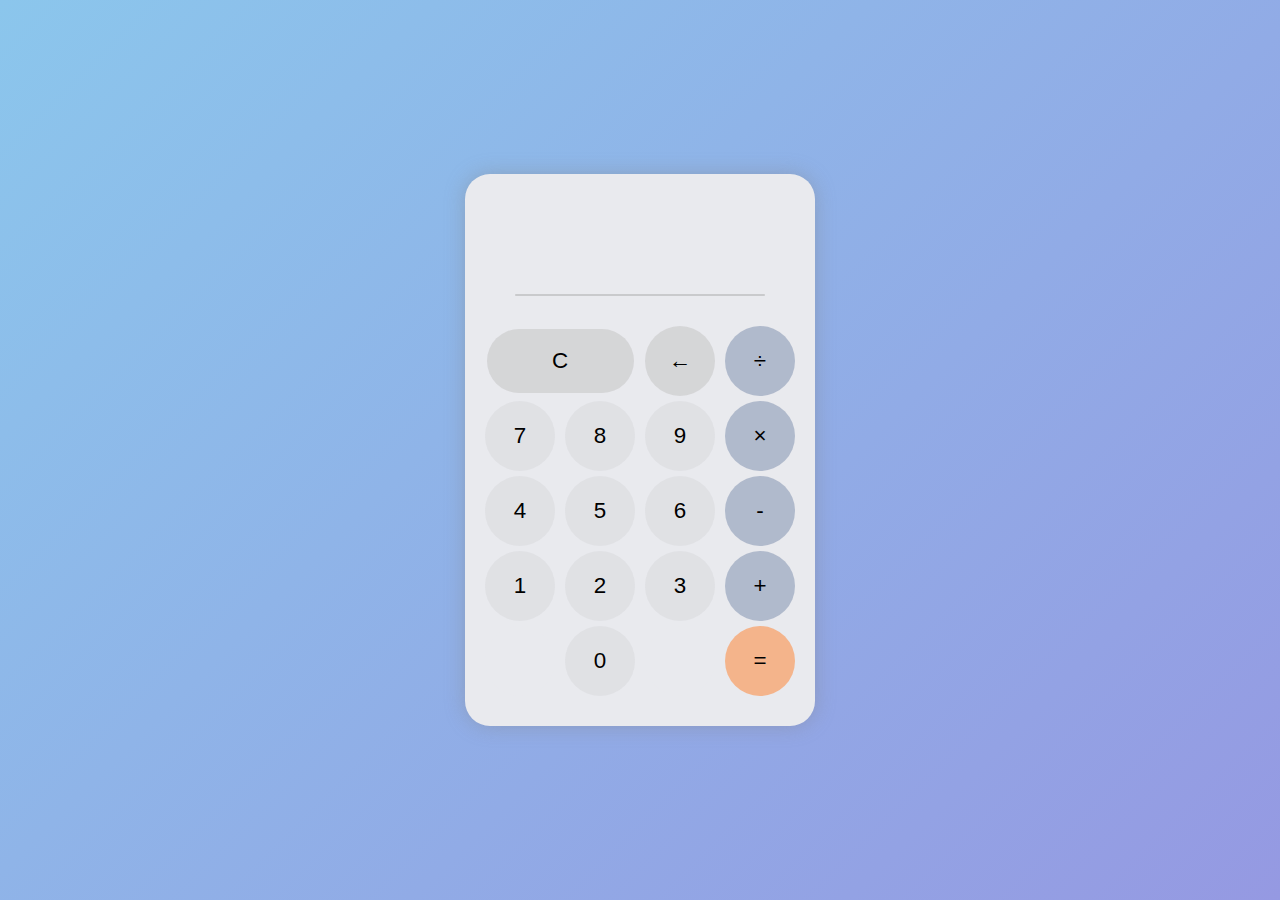
<file: assets/pet-projects/calculator/index.html>
<!DOCTYPE html>
<html lang="en">
<head>
    <meta charset="UTF-8">
    <meta http-equiv="X-UA-Compatible" content="IE=edge">
    <meta name="viewport" content="width=device-width, initial-scale=1.0">
    <link rel="shortcut icon" href="logo.ico">

    <!-- font -->
    <link rel="preconnect" href="https://fonts.googleapis.com">
    <link rel="preconnect" href="https://fonts.gstatic.com" crossorigin>
    <link href="https://fonts.googleapis.com/css2?family=Nunito:ital,wght@0,200;0,300;0,400;0,500;0,600;0,700;0,800;0,900;1,200;1,300;1,400;1,500;1,600;1,700;1,800;1,900&display=swap" rel="stylesheet">

    <title>Calculator</title>
    <link rel="stylesheet" href="style.css">
</head>
<body>

    <div class="preloader"></div>

    <div class="container">
        <div class="calculator">
            <div class="result">
                <div class="history">
                    <p class="history-value"></p>
                </div>
                <div class="output">
                    <p class="output-value"></p>
                </div>
            </div>
            <div class="line"></div>
            <div class="keyboard">

                <button onclick="clean()" class="operator" id="clear">C</button>
                <button onclick="backspace()" class="operator" id="backspace">&larr;</button>
                <!-- <button onclick="" class="operator" id="percent">%</button> -->
                <button onclick="insert('/')" class="operator" id="divide">&#247;</button>

                <button onclick="insert('7')" class="number"   id="i7">7</button>
                <button onclick="insert('8')" class="number"   id="i8">8</button>
                <button onclick="insert('9')" class="number"   id="i9">9</button>
                <button onclick="insert('*')" class="operator" id="multiply">&times;</button>

                <button onclick="insert('4')" class="number"   id="i4">4</button>
                <button onclick="insert('5')" class="number"   id="i5">5</button>
                <button onclick="insert('6')" class="number"   id="i6">6</button>
                <button onclick="insert('-')" class="operator" id="minus">-</button>

                <button onclick="insert('1')" class="number"   id="i1">1</button>
                <button onclick="insert('2')" class="number"   id="i2">2</button>
                <button onclick="insert('3')" class="number"   id="i3">3</button>
                <button onclick="insert('+')" class="operator" id="plus">+</button>

                <button onclick="" class="empty"    id="empty"></button>
                <button onclick="insert('0')" class="number"   id="zero">0</button>
                <button onclick="" class="empty"    id="empty"></button>
                <button onclick="solution()" class="operator" id="solution">=</button>

            </div>
        </div>
    </div>

    <script src="app.js"></script>
</body>
</html>
</file>
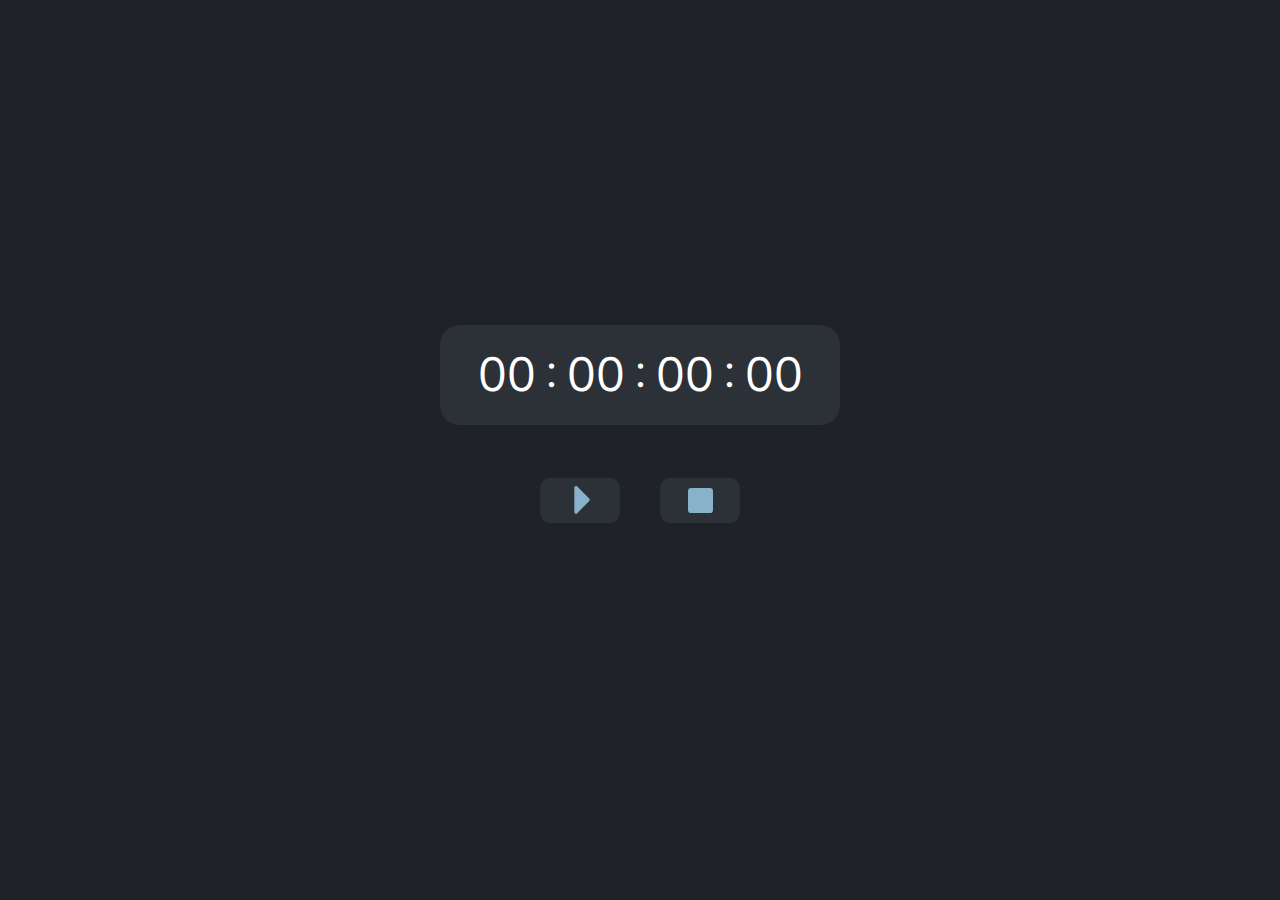
<file: assets/pet-projects/watch/index.html>
<!DOCTYPE html>
<html lang="en">
<head>
    <meta charset="UTF-8">
    <meta http-equiv="X-UA-Compatible" content="IE=edge">
    <meta name="viewport" content="width=device-width, initial-scale=1.0">
    <title>Stopwatch</title>
    <link rel="shortcut icon" href="img/stopwatch_logo.svg" type="image/x-icon">

    <!-- font -->
    <link rel="preconnect" href="https://fonts.googleapis.com">
    <link rel="preconnect" href="https://fonts.gstatic.com" crossorigin>
    <link href="https://fonts.googleapis.com/css2?family=Nunito:ital,wght@0,200;0,300;0,400;0,500;0,600;0,700;0,800;0,900;1,200;1,300;1,400;1,500;1,600;1,700;1,800;1,900&display=swap" rel="stylesheet">

    <link rel="stylesheet" href="style.css">
</head>
<body>
    <div class="wrap">

        <div class="stopwatch">
            <div class="dial">
                <span class="hour">00</span>
                <span class="colon">:</span>
                <span class="minutes">00</span>
                <span class="colon">:</span>
                <span class="seconds">00</span>
                <span class="colon">:</span>
                <span class="milisec">00</span>
            </div>
            <div class="control">
                <button class="play">
                    <img class="play_ico" src="img/play_icon.svg" alt="">
                    <img class="pause_ico off" src="img/pause_icon.svg" alt="">
                </button>
                <button class="stop">
                    <img class="stop_ico" src="img/stop_icon.svg" alt="">
                </button>
            </div>
        </div>

    </div>

    <script src="app.js"></script>
</body>
</html>
</file>
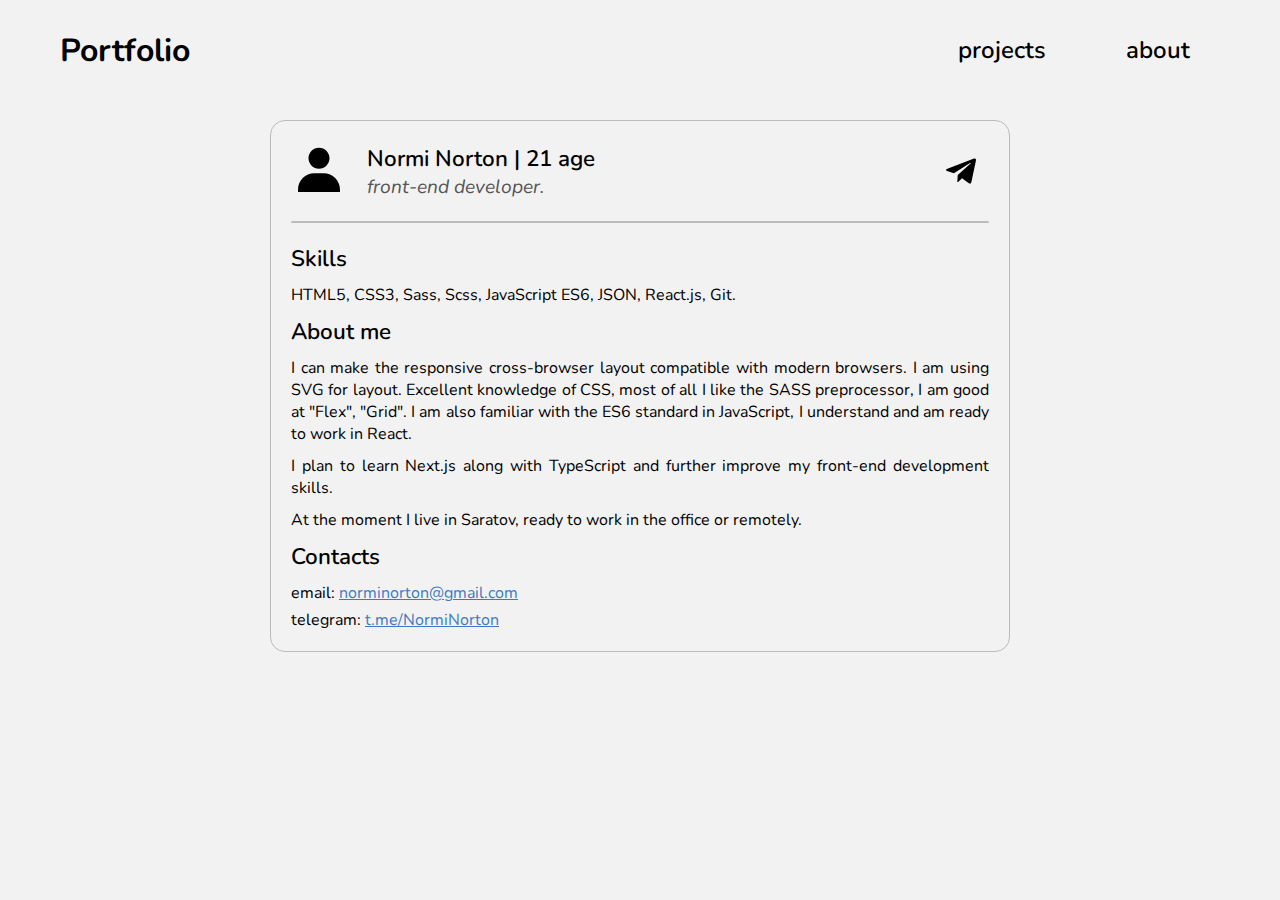
<file: about.html>
<!DOCTYPE html>
<html lang="en">
<head>
    <meta charset="UTF-8">
	<meta http-equiv="X-UA-Compatible" content="IE=edge">
	<meta name="viewport" content="width=device-width, initial-scale=1.0">
	<meta http-equiv="imagetoolbar" content="no" />

	<link rel="shortcut icon" href="assets/img/logo.svg">

	<!-- font -->
	<link rel="preconnect" href="https://fonts.googleapis.com">
	<link rel="preconnect" href="https://fonts.gstatic.com" crossorigin>
	<link href="https://fonts.googleapis.com/css2?family=Nunito:ital,wght@0,200;0,300;0,400;0,500;0,600;0,700;0,800;0,900;1,200;1,300;1,400;1,500;1,600;1,700;1,800;1,900&display=swap" rel="stylesheet">
	
	<!-- css -->
	<link rel="stylesheet" href="assets/css/header_menu.css">
	<link rel="stylesheet" href="assets/css/preloader.css">
	<link rel="stylesheet" href="assets/css/about.css">
	
	<title>Portfolio</title>
</head>
<body>
    <!-- preloader -->
	<div class="preloader"></div>

	<header class="header">
		<div class="header_container">
			<div class="insert"></div>
			<a href="index.html" class="header_logo">Portfolio</a>
			<div class="header_menu">
				<div class="menu_icon">
					<span></span>
					<span></span>
					<span></span>
				</div>
				<div class="menu_body">
					<ul class="menu_list">
						<li><a href="projects.html" class="menu_link">projects</a><span></span></li>
						<li><a href="" class="menu_link">about</a><span></span></li>
					</ul>
				</div>
			</div>
		</div>
	</header>

    <div class="about">
		<div class="about_container">
			<div class="top_info">
				<div class="wr_cont">
					<img class="ava_logo" src="assets/img/user_icon.svg">
					<div class="main_info">
						<div class="fullname">Normi Norton | 21 age</div>
						<div class="post">front-end developer.</div>
					</div>
				</div>
				<div class="teleg"><a href="https://t.me/NormiNorton" target="_blank"><img src="assets/img/telegram_icon.svg" alt=""></a></div>
			</div>
			<div class="line"><span></span></div>
			<div class="description">
				<div class="skills">
					<p class="head_skills">Skills</p>
					<p class="key_skills">HTML5, CSS3, Sass, Scss, JavaScript ES6, JSON, React.js, Git.</p>
				</div>
				<div class="exposition">
					<p class="head_exp">About me</p>
					<div class="main_exp">
						<p>I can make the responsive cross-browser layout compatible with modern browsers. I am using SVG for layout. Excellent knowledge of CSS, most of all I like the SASS preprocessor, I am good at "Flex", "Grid". I am also familiar with the ES6 standard in JavaScript, I understand and am ready to work in React.</p>
						<p>I plan to learn Next.js along with TypeScript and further improve my front-end development skills.</p>
						<p>At the moment I live in Saratov, ready to work in the office or remotely.</p>
					</div>
				</div>
				<div class="contact">
					<p class="head_cont">Contacts</p>
					<ul>
						<li>email: <a href="mailto:norminorton@gmail.com">norminorton@gmail.com</a></li>
						<li>telegram: <a href="https://t.me/NormiNorton" target="_blank">t.me/NormiNorton</a></li>
					</ul>
				</div>
			</div>
        </div>
    </div>
	
    <!-- js -->
	<script src="assets/js/menu_burger.js"></script>
	<script src="assets/js/preloader.js"></script>
</body>
</html>
</file>
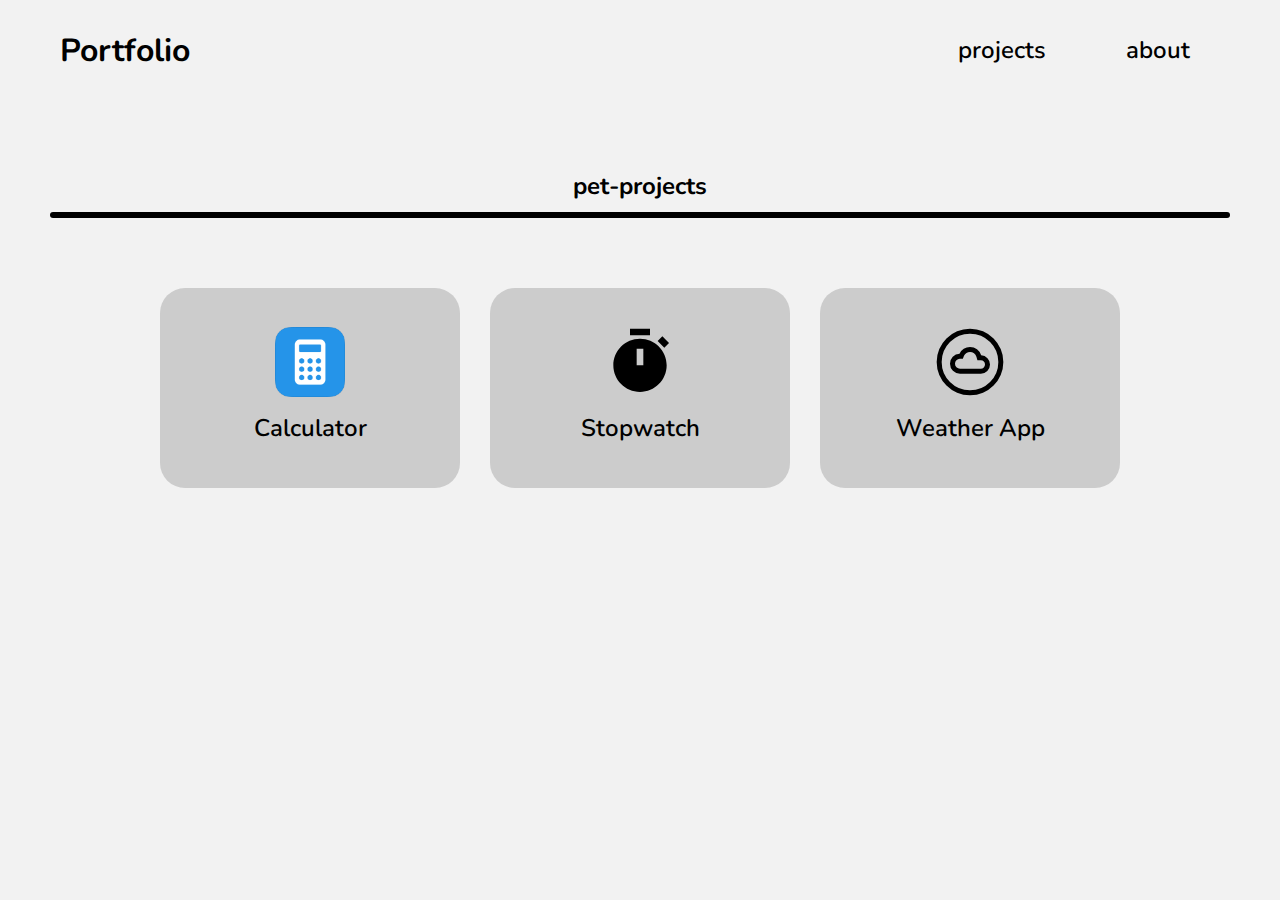
<file: projects.html>
<!DOCTYPE html>
<html lang="en">
<head>
    <meta charset="UTF-8">
    <meta http-equiv="X-UA-Compatible" content="IE=edge">
    <meta name="viewport" content="width=device-width, initial-scale=1.0">
    <title>Portfolio</title>
	
    <link rel="shortcut icon" href="assets/img/logo.svg">

	<!-- font -->
	<link rel="preconnect" href="https://fonts.googleapis.com">
	<link rel="preconnect" href="https://fonts.gstatic.com" crossorigin>
	<link href="https://fonts.googleapis.com/css2?family=Nunito:ital,wght@0,200;0,300;0,400;0,500;0,600;0,700;0,800;0,900;1,200;1,300;1,400;1,500;1,600;1,700;1,800;1,900&display=swap" rel="stylesheet">

    <!-- css -->
    <link rel="stylesheet" href="assets/css/preloader.css">
	<link rel="stylesheet" href="assets/css/header_menu.css">
    <link rel="stylesheet" href="assets/css/projects.css">

</head>
<body>
	<!-- preloader -->
    <div class="preloader"></div>

    <header class="header">
		<div class="header_container">
			<div class="insert"></div>
			<a href="index.html" class="header_logo">Portfolio</a>
			<div class="header_menu">
				<div class="menu_icon">
					<span></span>
					<span></span>
					<span></span>
				</div>
				<div class="menu_body">
					<ul class="menu_list">
						<li><a href="projects.html" class="menu_link">projects</a><span></span></li>
						<li><a href="about.html" class="menu_link">about</a><span></span></li>
					</ul>
				</div>
			</div>
		</div>
	</header>

    <div class="wrap">
        <div class="wrap-container">
            <div class="top-info">
				<div class="headline-text">pet-projects</div>
				<div class="line"></div>
			</div>
            <div class="grid">

                <div class="item">
					<a href="assets/pet-projects/calculator/index.html" target="_blank" class="card">
						<img src="assets/img/logo_calculator.ico" alt="error"  class="logo-project">
						<div class="title-project">Calculator</div>
					</a>
				</div>

				<div class="item">
					<a href="assets/pet-projects/watch/index.html" target="_blank" class="card">
						<img src="assets/pet-projects/watch/img/stopwatch_logo.svg" alt="error" class="logo-project">
						<div class="title-project">Stopwatch</div>
					</a>
				</div>

				<div class="item">
					<a href="https://weather.norminorton.ru" target="_blank" class="card">
						<img src="assets/img/weather_logo.svg" alt="error"  class="logo-project">
						<div class="title-project">Weather App</div>
					</a>
				</div>

            </div>
        </div>
    </div>

    <!-- js -->
	<script src="assets/js/menu_burger.js"></script>
	<script src="assets/js/preloader.js"></script>

</body>
</html>
</file>
<file: assets/pet-projects/calculator/style.css>
*{
    padding: 0;
    margin: 0;
    border: 0;
    outline: 0;
    box-sizing: border-box;
}
html{
    max-height: 100vh;
}

body{
    position: relative;
    background: #CDD4DF;
    display: flex;
    align-items: center;
    justify-content: center;
    min-height: 100vh;

    background-color: #8BC6EC;
    background-image: linear-gradient(135deg, #8BC6EC 0%, #9599E2 100%);

    font-family: Segoe UI, 'Nunito', sans-serif;
}

.preloader{
    position: absolute;
    width: 100%;
    height: 100vh;
    background: #8BC6EC;
    transition: 0.4s 0.4s ease-in-out;
}
.load-prl{
    opacity: 0;
    visibility: hidden;
}

.container{
    display: block;
    background: #E9EAEE;
    width: 350px;
    border-radius: 25px;
    box-shadow: 0px 0px 20px 0px rgba(130, 130, 130, 0.4);
    overflow: hidden;
}

.result{
    height: 120px;
    width: 100%;
    text-align: right;
    font-weight: 600;
}

.history{
    margin: 0 20px;
    padding: 20px 0px 10px 0px;
    font-size: 1em;
    color: rgb(130, 130, 130);
}

.output{
    margin: 0 20px;
    font-size: 2em;
    color: #000;
}

.line{
    display: block;
    width: 250px;
    height: 2px;
    background: rgba(169, 169, 169, 0.5);
    border-radius: 5px;
    margin: 0 auto;
}

.keyboard{
    display: grid;
    grid-template-columns: 1fr 1fr 1fr 1fr;
    gap: 5px;

    margin: 30px auto;
    width: 90%;
    justify-content: center;
    align-items: center;
}
#clear{
    grid-column-start: 1;
    grid-column-end: 3;
    width: 147px;
    height: 64px;
    border-radius: 50px;
}

.operator, .number, .empty{
    width: 70px;
    height: 70px;
    border-radius: 50%;
    justify-self: center;
    font-size: 1.4em;
    background: #E9EAEE;
    border: 1px solid rgba(128, 128, 128, 0);
    transition: border 0.2s ease-out, transform 0.1s ease-in;
}
.operator, .number{
    cursor: pointer;
}

.number{
    background: rgba(150, 150, 150, 0.1);
}
.number:hover{
    border: 1px solid gray;
}

#clear, #backspace, #percent{
    background: rgba(200, 200, 200, 0.6);
}
#clear:hover, #backspace:hover, #percent:hover{
    border: 1px solid gray;
}

#divide, #multiply, #minus, #plus{
    background: rgba(120, 137, 169, 0.5);
}
#divide:hover, #multiply:hover, #minus:hover, #plus:hover{
    border: 1px solid rgba(48, 67, 100, 0.7);
}

#solution{
    background: rgba(255, 126, 40, 0.5);
}
#solution:hover{
    border: 1px solid rgba(100, 40, 0, 0.7);
}

.number:active, .operator:active{
    transform: scale(0.9);
}
</file>
<file: assets/pet-projects/watch/style.css>
*{margin: 0; padding: 0; box-sizing: border-box;}

body{
	background: #1F2227;
	user-select: none;
	font-family: 'Nunito', sans-serif;
	max-height: 100vh;
}

.wrap{
	display: flex;
	width: 100%;
	min-height: 100vh;
	justify-content: center;
	align-items: center;
}

.dial{
	display: flex;
	height: 100px;
	width: 400px;
	justify-content: center;
	align-items: center;
	border-radius: 20px;
	background: #2C3138;
}

.hour, .minutes, .seconds, .milisec, .colon{
	color: #fff;
	font-size: 3em;
	padding: 5px;
}
.colon{
	transform: translateY(-4px);
}

.control{
	display: flex;
	width: 100%;
	height: 150px;
	justify-content: center;
	align-items: center;
}

.play, .stop{
	display: flex;
	justify-content: center;
	align-items: center;
	width: 80px;
	height: 45px;
	margin: 20px;
	border-radius: 10px;
	background: #2C3138;
	border: 2px solid rgba(66, 69, 71, 0);
	transition: 0.2s ease-out;
	cursor: pointer;
}
.play:hover, .stop:hover{
	border: 2px solid rgb(66, 69, 71);
}

.play_ico{
	position: absolute;
	display: block;
	width: 16px;
	transform: translateX(2px);
	transition: 0.2s ease-out;
}
.pause_ico{
	position: absolute;
	display: block;
	width: 18px;
	transition: 0.2s ease-out;
}
.stop_ico{
	position: absolute;
	display: block;
	width: 25px;
}
button:active{
	transform: scale(0.95);
}

.off{
	opacity: 0;
	visibility: hidden;
}

@media (max-width: 767px) {
	.dial{
		width: fit-content;
	}
	.hour{
		padding-left: 15px;
	}
	.milisec{
		padding-right: 15px;
	}
}
</file>
<file: assets/css/header_menu.css>
.header{
    top: 0;
    left: 0;
    width: 100%;
    position: relative;
    z-index: 10;
}

.header_container{
    max-width: 1300px;
    margin: 0 auto;
    display: flex;
    justify-content: space-between;
    align-items: center;
    min-height: 100px;
    padding: 0 50px;
}

.header_logo{
    text-decoration: none;
    color: #000;
    font-family: 'Nunito', sans-serif;
    font-size: 2em;
    font-weight: 700;
    padding: 5px 10px;
}

.menu_list{
    list-style: none;
}

.menu_icon{
    display: none;
}

.menu_link{
    color: #000;
    text-decoration: none;
    font-family: 'Nunito', sans-serif;
    font-size: 1.5em;
    font-weight: 600;
    padding: 5px 10px;
    margin: 0 30px;
}
.insert{
    position: absolute;
    width: 100%;
    min-height: 80px;
    top: 0;
    left: 0;
    background-color: #F2F2F2;
    visibility: hidden;
    z-index: -1;
}


@media (min-width: 767px) {
    .menu_list{
        display: flex;
        align-items: center;
    }
    .menu_list li{
        position: relative;
    }
    .menu_list span{
        position: absolute;
        width: 0px;
        height: 2px;
        background-color: #000;
        bottom: 0;
        left: 50%;
        transform: translateY(5px);
        transition: 0.3s ease-in-out;
    }
    .menu_list li:hover span{
        width: 55%;
        left: 23%;
    }
}

@media (max-width: 767px) {
    .menu_icon{
        display: block;
        cursor: pointer;
        padding: 5px;
    }
    .menu_icon span{
        display: block;
        width: 55px;
        height: 4px;
        background-color: #000;
        border-radius: 5px;
        margin: 5px;
        transition: .4s ease-in-out;
    }
    .active_menu_icon span:nth-child(1){
        width: 40px;
        transform:
            translateY(10px)
            translateX(-15px)
            rotate(35deg);
    }
    .active_menu_icon span:nth-child(2){
        width: 40px;
        transform:
            translateX(15px)
            translateY(1px) 
            rotate(-35deg);
    }
    .active_menu_icon span:nth-child(3){
        transform: translateY(-10px);
        opacity: 0;
    }
    .menu_body{
        position: absolute;
        right: 0;
        background-color: #000;
        border-radius: 15px;
        margin: 15px 50px;
        text-align: center;
        transition: 0.6s ease-in-out;
        transform: translateY(-130px);
        visibility: hidden;
        z-index: -2;

    }
    .insert{
        visibility: visible;
    }
    .menu_link{
        display: block;
        color: #fff;
        padding: 15px;
        margin: 0;
        width: 180px;
        border-radius: 20px;
    }
    .menu_link:active{
        background-color: rgb(29, 29, 29);
    }
    .active_menu_body{
        transform: translateY(0px);
        visibility: visible;        
    }    
}
</file>
<file: assets/css/preloader.css>
.preloader{
    position: absolute;
    width: 100%;
    height: 100vh;
    background: #F2F2F2;
    z-index: 9999;
    
    transition: 1s 0.5s ease-in-out;
}

.load_preloader{
    opacity: 0;
    visibility: hidden;
}
</file>
<file: assets/css/about.css>
*{
    padding: 0;
    margin: 0;
    border: 0;
    outline: 0;
    box-sizing: border-box;
}

body{
    background-color: #F2F2F2;
    max-height: 100vh;
}

::-webkit-scrollbar{
    width: 8px;
}
::-webkit-scrollbar-track{
    background: #F2F2F2;
}
::-webkit-scrollbar-thumb{
    background: rgb(201, 201, 201);
    border-radius: 10px;
    
}
::-webkit-scrollbar-thumb:hover{
    background: rgb(180, 180, 180);
}

.about{
    font-family: 'Nunito', sans-serif;
    padding: 20px;
}

.about_container{
    min-width: 300px;
    max-width: 740px;
    margin: 50px 30px;
    border: 1px solid #bbb;
    border-radius: 15px;
    margin: 0 auto;
}

.top_info{
    display: flex;
    width: 100%;
    height: 100px;
    align-items: center;
    justify-content: space-between;
}

.wr_cont{
    width: fit-content;
    display: flex;
    justify-content: center;
    align-items: center;
}
.ava_logo{
    width: 56px;
    height: 56px;
    margin: 0 20px;
    user-select: none;
}

.fullname{
    font-size: 1.4rem;
    font-weight: 600;
}

.post{
    font-size: 1.2rem;
    font-style: italic;
    color: #555;
}

.teleg img{
    width: 36px;
    height: 36px;
    transform: translateX(-1px);
}
.teleg{
    display: flex;
    width: 54px;
    height: 54px;
    align-items: center;
    justify-content: center;
    margin: 0 20px;
}

.teleg a{
    display: flex;
    align-items: center;
    justify-content: center;
    width: 54px;
    height: 54px;
    border: 2px solid rgba(0, 0, 0, 0);
    border-radius: 50%;
    transition: 0.2s ease-out;
}
.teleg a:hover{
    border: 2px solid black;    
}

@media (max-width: 500px) {
    .main_info{
        width: 180px;
    }
    .top_info{
        height: 150px;
    }
    .teleg{
        display: none;
    }
}

.line{
    display: flex;
    justify-content: center;
}
.line span{
    width: 100%;
    height: 2px;
    background: #bbb;
    border-radius: 2px;
    margin: 0 20px;
}

.description{
    margin: 20px;
}
.head_skills, .head_exp, .head_cont{
    margin: 10px 0;
    font-size: 1.4rem;
    font-weight: 600;
}
.main_exp p{
    text-align: justify;
    margin: 10px 0;
}

.contact ul{
    list-style: none;
}
.contact ul li{
    margin: 5px 0;
}
.contact ul li a{
    color: rgb(60, 122, 197);
}
</file>
<file: assets/css/projects.css>
*{
    padding: 0;
    margin: 0;
    border: 0;
    outline: 0;
    box-sizing: border-box;
}

body{
    background-color: #F2F2F2;
    user-select: none;
}

::-webkit-scrollbar{
    width: 8px;
}
::-webkit-scrollbar-track{
    background: #F2F2F2;
}
::-webkit-scrollbar-thumb{
    background: rgb(201, 201, 201);
    border-radius: 10px;
    
}
::-webkit-scrollbar-thumb:hover{
    background: rgb(180, 180, 180);
}

.wrap{
    position: relative;
    width: 100%;
}

.wrap-container{
    max-width: 1300px;
    margin: 0 auto;
}

.top-info{
    width: 100%;
    margin: 70px 0;
}

.headline-text{
    text-align: center;
    margin: 10px;
    font-family: 'Nunito', sans-serif;
    font-size: 1.5em;
    font-weight: 700;
    color: #000000;
}

.line{
    max-width: 1300px;
    height: 6px;
    border-radius: 10px;
    background: #000000;
    margin: 0 50px;
}

.grid{
    max-width: 1300px;
    margin: 0 auto;
    padding: 0 50px;
    display: grid;
    grid-template-columns: repeat(auto-fit, minmax(300px, 300px));
    grid-gap: 30px;
    justify-items: center;
    justify-content: center;
}

.item{
    
}

.card{
    display: flex;
    flex-direction: column;
    justify-content: center;
    align-items: center;
    background: #ccc;
    width: 300px;
    height: 200px;
    border-radius: 25px;
    transition: 0.2s ease-in-out;
    border: 2px solid rgba(119, 119, 119, 0);
    text-decoration: none;
}
.card:hover{
    border: 2px solid #777;
}

.logo-project{
    width: 80px;
    height: 80px;
}

.title-project{
    color: #000000;
    font-size: 1.5rem;
    font-weight: 600;
    font-family: 'Nunito', sans-serif;
    padding: 10px;
}
</file>
